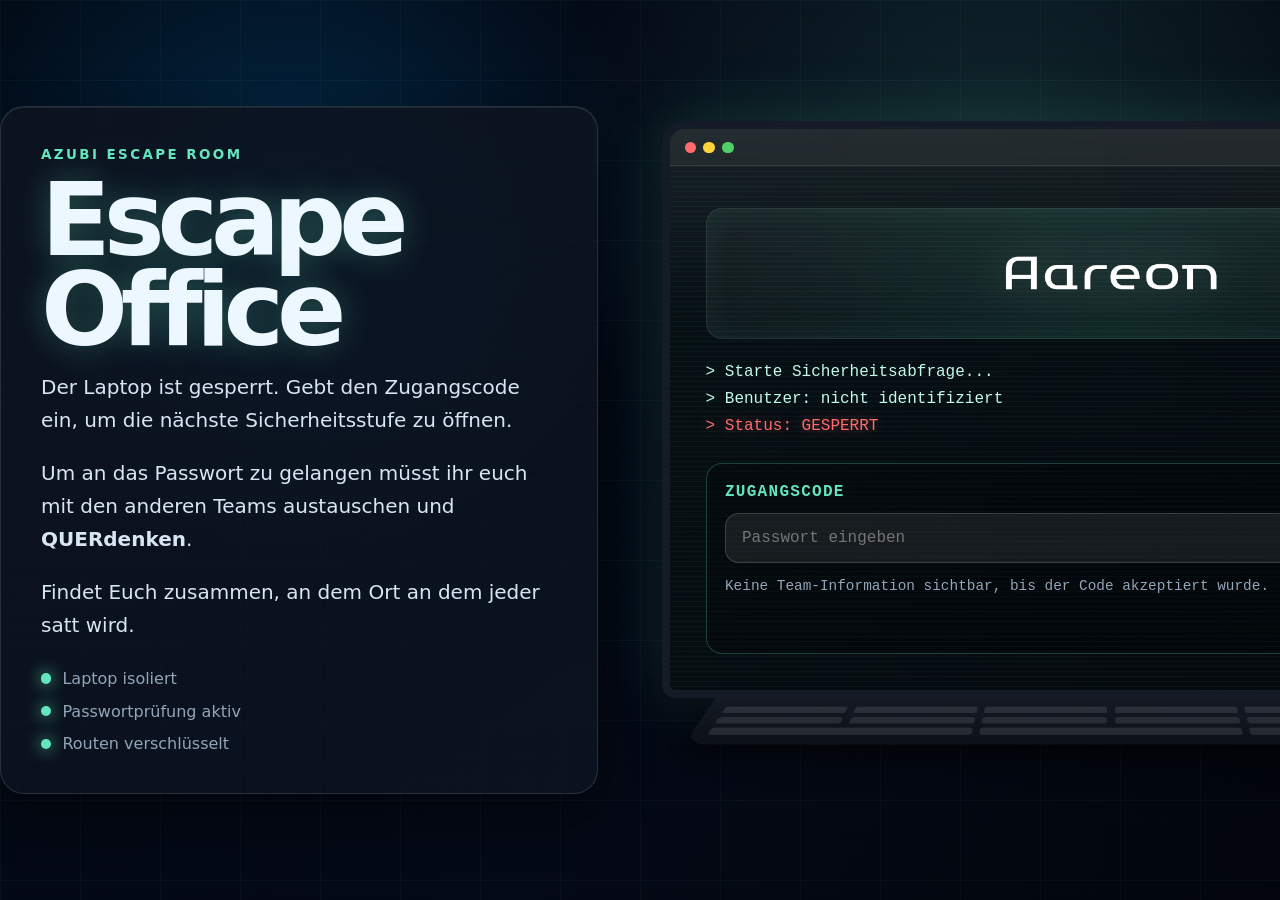
<file: index.html>
<!doctype html>
<html lang="de">
<head>
  <meta charset="utf-8">
  <meta name="viewport" content="width=device-width, initial-scale=1">
  <title>Escape Office | Sicherheitszugang</title>
  <meta name="description" content="Escape Office Startseite mit animiertem Sicherheitszugang.">
  <link rel="stylesheet" href="./styles.css">
</head>
<body class="landing-page">
  <div class="noise" aria-hidden="true"></div>
  <div class="scanline" aria-hidden="true"></div>

  <main class="hero-shell" aria-labelledby="page-title">
    <section class="briefing-card reveal-in">
      <p class="eyebrow">Azubi Escape Room</p>
      <h1 id="page-title">Escape Office</h1>
      <p class="briefing-text">
        Der Laptop ist gesperrt. Gebt den Zugangscode ein, um die nächste Sicherheitsstufe zu öffnen.
      </p>
      <p class="briefing-text">
        Um an das Passwort zu gelangen müsst ihr euch mit den anderen Teams austauschen und <strong>QUERdenken</strong>.
      </p>
      <p class="briefing-text">
        Findet Euch zusammen, an dem Ort an dem jeder satt wird.
      </p>
      <ul class="status-list" aria-label="Systemstatus">
        <li><span></span> Laptop isoliert</li>
        <li><span></span> Passwortprüfung aktiv</li>
        <li><span></span> Routen verschlüsselt</li>
      </ul>
    </section>

    <section class="laptop-stage reveal-in delayed" aria-label="Laptop entsperren">
      <div class="desk-glow" aria-hidden="true"></div>
      <div class="laptop">
        <div class="screen">
          <div class="screen-topbar">
            <span class="dot red"></span>
            <span class="dot amber"></span>
            <span class="dot green"></span>
            <span class="terminal-title">AAREON-OFFICE-LOCK</span>
          </div>

          <div class="terminal-panel" id="terminalPanel">
            <div class="terminal-brand" aria-label="Aareon">
              <img src="aareon_logo_white.png" alt="Aareon Logo">
            </div>
            <p class="terminal-line">&gt; Starte Sicherheitsabfrage...</p>
            <p class="terminal-line">&gt; Benutzer: nicht identifiziert</p>
            <p class="terminal-line flicker">&gt; Status: GESPERRT</p>

            <form class="password-form" id="passwordForm" autocomplete="off">
              <label for="passwordInput">Zugangscode</label>
              <div class="password-row">
                <input
                  id="passwordInput"
                  name="password"
                  type="password"
                  inputmode="text"
                  placeholder="Passwort eingeben"
                  aria-describedby="passwordFeedback passwordHint"
                  required
                >
                <button type="submit">Entsperren</button>
              </div>
              <p class="hint" id="passwordHint">Keine Team-Information sichtbar, bis der Code akzeptiert wurde.</p>
              <p class="unlock-team" id="unlockTeam" hidden></p>
              <p class="feedback" id="passwordFeedback" role="status" aria-live="polite"></p>
            </form>
          </div>
        </div>
        <div class="keyboard" aria-hidden="true">
          <span></span><span></span><span></span><span></span><span></span><span></span>
          <span></span><span></span><span></span><span></span><span></span><span></span>
          <span class="wide"></span><span class="wide"></span><span class="wide"></span>
        </div>
      </div>
    </section>
  </main>

  <div class="hack-overlay" id="teamHackOverlay" role="status" aria-live="assertive" aria-atomic="true" hidden>
    <div class="hack-card" aria-label="Team-Zugriff wird gehackt">
      <div class="hack-grid" aria-hidden="true"></div>
      <p class="hack-kicker">Remote intrusion detected</p>
      <div class="hack-skull" aria-hidden="true">☠</div>
      <h2 id="hackOverlayTitle">Teamroute wird geladen</h2>
      <p class="hack-team" id="hackOverlayTeam">Team wird identifiziert</p>
      <div class="hack-progress" aria-hidden="true">
        <span id="hackProgressFill"></span>
      </div>
      <p class="hack-message" id="hackOverlayMessage">Verschlüsselte Sicherheitsroute wird initialisiert...</p>
      <div class="hack-terminal" aria-hidden="true">
        <span>&gt; bypass_firewall.exe</span>
        <span>&gt; inject_team_route</span>
        <span>&gt; override_lockdown_access</span>
      </div>
    </div>
  </div>

  <script src="./script.js" defer></script>
</body>
</html>
</file>
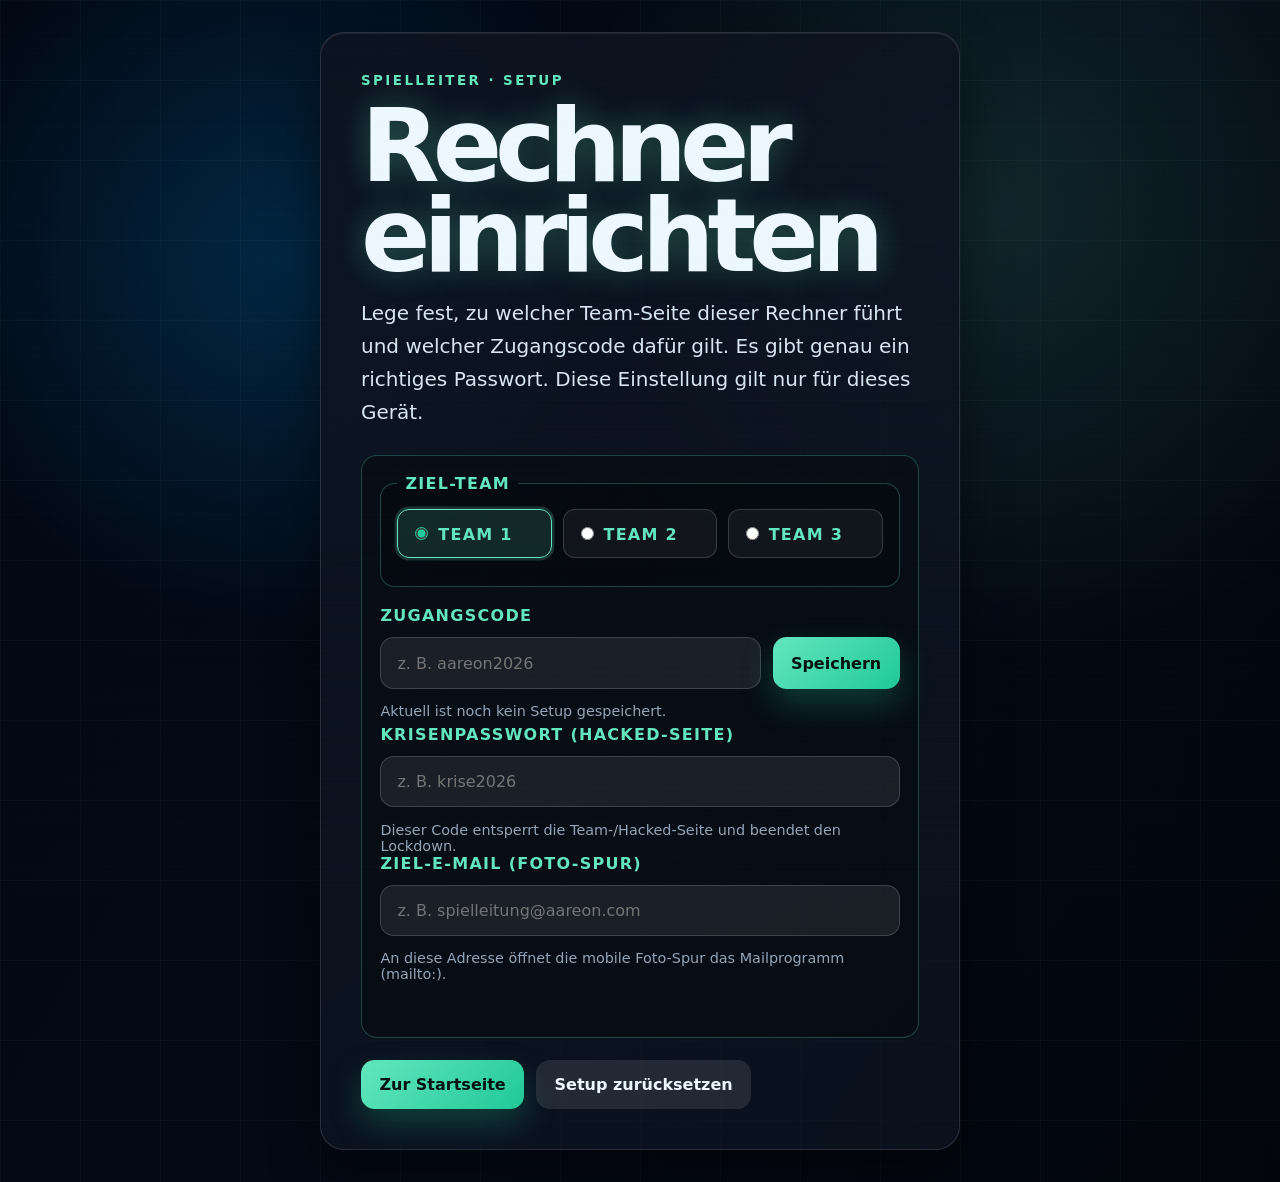
<file: setup.html>
<!doctype html>
<html lang="de">
<head>
  <meta charset="utf-8">
  <meta name="viewport" content="width=device-width, initial-scale=1">
  <title>Escape Office | Setup</title>
  <meta name="description" content="Setup-Konsole: Team-Ziel und Zugangscode für diesen Rechner festlegen.">
  <link rel="stylesheet" href="./styles.css">
</head>
<body class="landing-page setup-page">
  <div class="noise" aria-hidden="true"></div>
  <div class="scanline" aria-hidden="true"></div>

  <main class="setup-shell" aria-labelledby="setup-title">
    <section class="briefing-card setup-card reveal-in">
      <p class="eyebrow">Spielleiter · Setup</p>
      <h1 id="setup-title">Rechner einrichten</h1>
      <p class="briefing-text">
        Lege fest, zu welcher Team-Seite dieser Rechner führt und welcher Zugangscode dafür gilt.
        Es gibt genau ein richtiges Passwort. Diese Einstellung gilt nur für dieses Gerät.
      </p>

      <form class="password-form setup-form" id="setupForm" autocomplete="off">
        <fieldset class="setup-fieldset">
          <legend>Ziel-Team</legend>
          <div class="setup-team-options" id="setupTeamOptions">
            <label class="setup-team-option">
              <input type="radio" name="team" value="team1" checked>
              <span>Team 1</span>
            </label>
            <label class="setup-team-option">
              <input type="radio" name="team" value="team2">
              <span>Team 2</span>
            </label>
            <label class="setup-team-option">
              <input type="radio" name="team" value="team3">
              <span>Team 3</span>
            </label>
          </div>
        </fieldset>

        <label for="setupPassword">Zugangscode</label>
        <div class="password-row">
          <input
            id="setupPassword"
            name="setupPassword"
            type="text"
            inputmode="text"
            placeholder="z. B. aareon2026"
            required
          >
          <button type="submit">Speichern</button>
        </div>
        <p class="hint" id="setupHint">Aktuell ist noch kein Setup gespeichert.</p>

        <label for="setupFinalPassword">Krisenpasswort (Hacked-Seite)</label>
        <div class="password-row">
          <input
            id="setupFinalPassword"
            name="setupFinalPassword"
            type="text"
            inputmode="text"
            placeholder="z. B. krise2026"
            required
          >
        </div>
        <p class="hint">Dieser Code entsperrt die Team-/Hacked-Seite und beendet den Lockdown.</p>

        <label for="setupEmail">Ziel-E-Mail (Foto-Spur)</label>
        <div class="password-row">
          <input
            id="setupEmail"
            name="setupEmail"
            type="email"
            inputmode="email"
            autocomplete="email"
            placeholder="z. B. spielleitung@aareon.com"
          >
        </div>
        <p class="hint">An diese Adresse öffnet die mobile Foto-Spur das Mailprogramm (mailto:).</p>
        <p class="feedback" id="setupFeedback" role="status" aria-live="polite"></p>
      </form>

      <div class="setup-actions">
        <a class="cta-button" href="./index.html">Zur Startseite</a>
        <button type="button" class="back-link" id="setupReset">Setup zurücksetzen</button>
      </div>
    </section>
  </main>

  <script src="./script.js" defer></script>
</body>
</html>
</file>
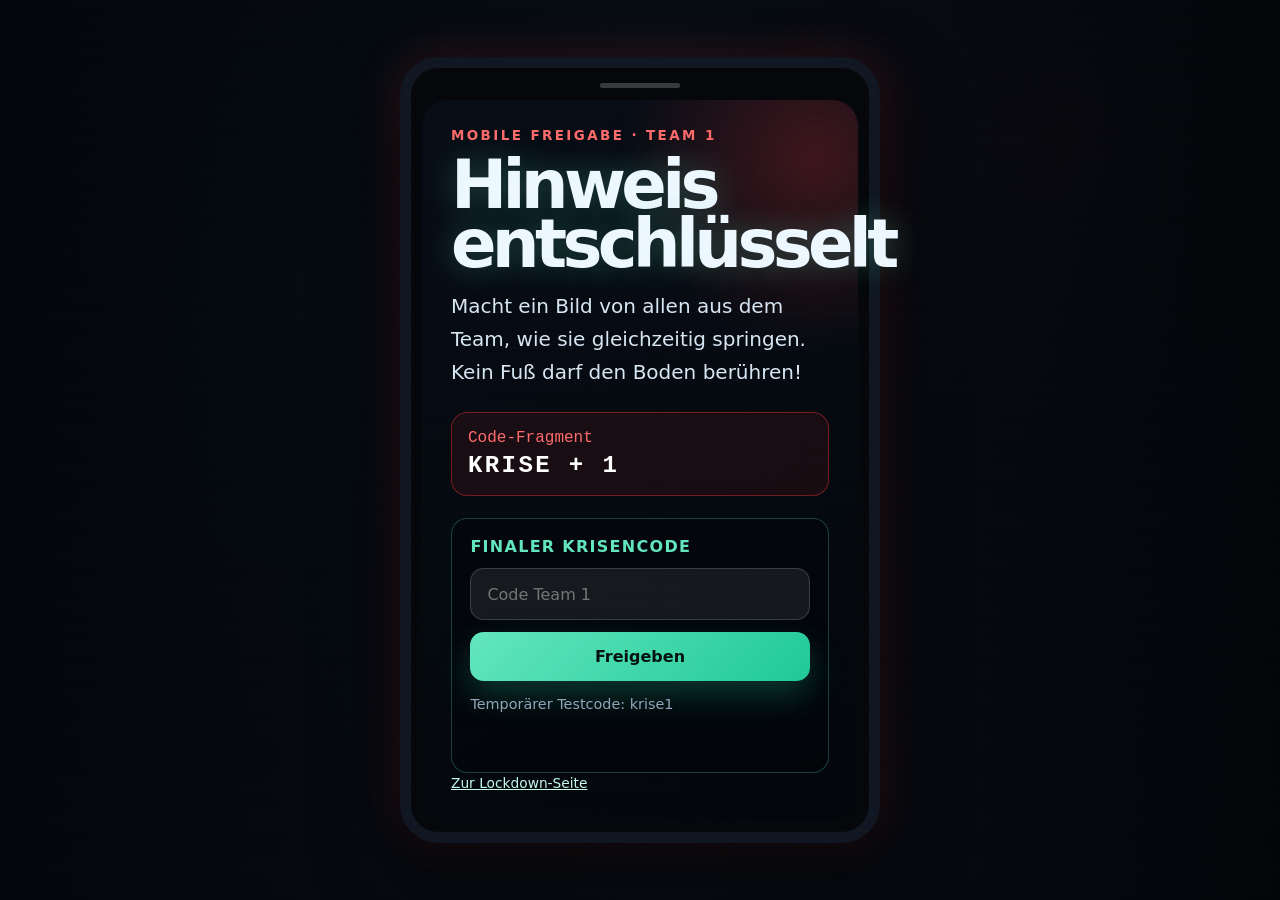
<file: pages/phone-team-1.html>
<!doctype html>
<html lang="de">
<head>
  <meta charset="utf-8">
  <meta name="viewport" content="width=device-width, initial-scale=1">
  <title>Escape Office | Team 1 Mobile Spur</title>
  <meta name="description" content="Mobile Team-1-Spur für den Escape Office Lockdown.">
  <link rel="stylesheet" href="../styles.css">
</head>
<body class="phone-page team-one">
  <div class="noise" aria-hidden="true"></div>
  <div class="scanline" aria-hidden="true"></div>

  <main class="phone-shell reveal-in" aria-labelledby="phone-title">
    <section class="phone-device">
      <div class="phone-top" aria-hidden="true"></div>
      <div class="phone-screen">
        <p class="eyebrow danger-text">Mobile Freigabe · Team 1</p>
        <h1 id="phone-title">Hinweis entschlüsselt</h1>
        <p class="lead">Macht ein Bild von allen aus dem Team, wie sie gleichzeitig springen. Kein Fuß darf den Boden berühren!</p>
        <div class="phone-clue">
          <span>Code-Fragment</span>
          <strong>KRISE + 1</strong>
        </div>
        <form class="password-form final-password-form" data-final-password-form data-team="team1" autocomplete="off">
          <label for="phoneFinalPasswordTeam1">Finaler Krisencode</label>
          <div class="password-row">
            <input id="phoneFinalPasswordTeam1" name="finalPassword" type="password" placeholder="Code Team 1" required>
            <button type="submit">Freigeben</button>
          </div>
          <p class="hint">Temporärer Testcode: krise1</p>
          <p class="feedback" role="status" aria-live="polite"></p>
        </form>
        <a class="fallback-link" href="team-1.html">Zur Lockdown-Seite</a>
      </div>
    </section>
  </main>

  <script src="../script.js" defer></script>
</body>
</html>
</file>
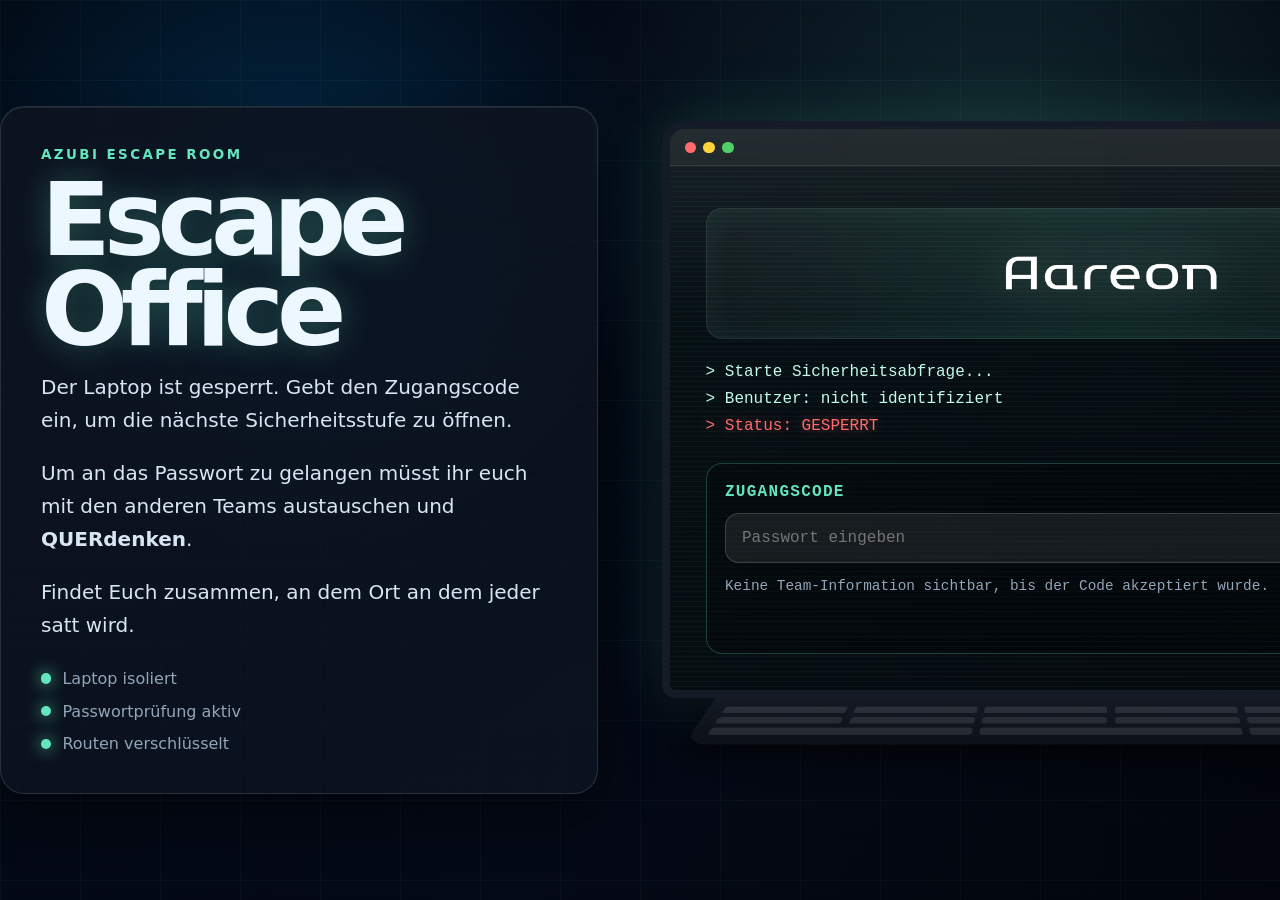
<file: pages/phone.html>
<!doctype html>
<html lang="de">
<head>
  <meta charset="utf-8">
  <meta name="viewport" content="width=device-width, initial-scale=1">
  <title>Escape Office | Mobile Spur</title>
  <meta name="description" content="Mobile Team-Spur für den Escape Office Lockdown.">
  <link rel="stylesheet" href="../styles.css">
</head>
<body class="phone-page breached-page">
  <div class="noise" aria-hidden="true"></div>
  <div class="scanline" aria-hidden="true"></div>
  <div class="glitch-overlay" aria-hidden="true"></div>

  <main class="phone-shell breach-shell reveal-in" data-phone-page aria-labelledby="phone-title">
    <section class="phone-device breach-hero">
      <div class="breach-marquee" aria-hidden="true">
        <span>// SYSTEM KOMPROMITTIERT // MOBILE SPUR AKTIV // FOLGE DEN ANWEISUNGEN //&nbsp;&nbsp;// SYSTEM KOMPROMITTIERT // MOBILE SPUR AKTIV //</span>
      </div>
      <div class="phone-top" aria-hidden="true"></div>
      <div class="phone-screen breach-screen">
        <p class="eyebrow danger-text breach-eyebrow" data-phone-eyebrow>Mobile Freigabe</p>
        <h1 id="phone-title" class="breach-title">Breach-Spur</h1>

        <!-- STEP 1: Lageplan -->
        <section class="breach-step" data-phone-step="lageplan" data-step-active>
          <p class="lead breach-lead">Öffnet den Lageplan und navigiert als <strong data-team-name>Team</strong> zum markierten Zielpunkt.</p>
          <figure class="breach-map">
            <img data-lageplan-image src="" alt="Lageplan des Teams" loading="lazy">
          </figure>
          <button type="button" class="cta-button breach-action" data-phone-next="task">Am Zielpunkt angekommen</button>
        </section>

        <!-- STEP 2: Aufgabe / Kamera -->
        <section class="breach-step" data-phone-step="task" hidden>
          <div class="phone-clue breach-clue">
            <span>Aufgabe</span>
            <strong data-team-task>Aufgabe wird geladen...</strong>
          </div>
          <label class="breach-capture" for="phoneCapture">
            <span class="breach-capture-label">📸 Beweisfoto aufnehmen</span>
            <input id="phoneCapture" data-phone-capture type="file" accept="image/*" capture="environment" hidden>
          </label>
          <figure class="breach-preview" data-phone-preview hidden>
            <img data-phone-preview-image src="" alt="Aufgenommenes Beweisfoto">
            <figcaption class="hint" data-phone-download-note></figcaption>
          </figure>
          <a class="cta-button breach-action" data-phone-download hidden download>Foto speichern / teilen</a>
          <button type="button" class="cta-button breach-action" data-phone-next="mail" hidden data-phone-next-mail>Weiter zur Mail-Übergabe</button>
        </section>

        <!-- STEP 3: Mail-Übergabe -->
        <section class="breach-step" data-phone-step="mail" hidden>
          <p class="lead breach-lead">Fast geschafft. Sendet das gespeicherte Foto per Mail an die Spielleitung.</p>
          <div class="phone-clue breach-clue">
            <span>Wichtig</span>
            <strong>Hängt das eben gespeicherte Foto in der Mail als Anhang an, bevor ihr sendet.</strong>
          </div>
          <a class="cta-button breach-action" data-phone-mailto href="#">Mailprogramm öffnen</a>
          <p class="hint" data-phone-mail-hint></p>
          <button type="button" class="back-link breach-back" data-phone-prev="task">Zurück zum Foto</button>
        </section>
      </div>
    </section>
  </main>

  <script src="../script.js" defer></script>
</body>
</html>
</file>
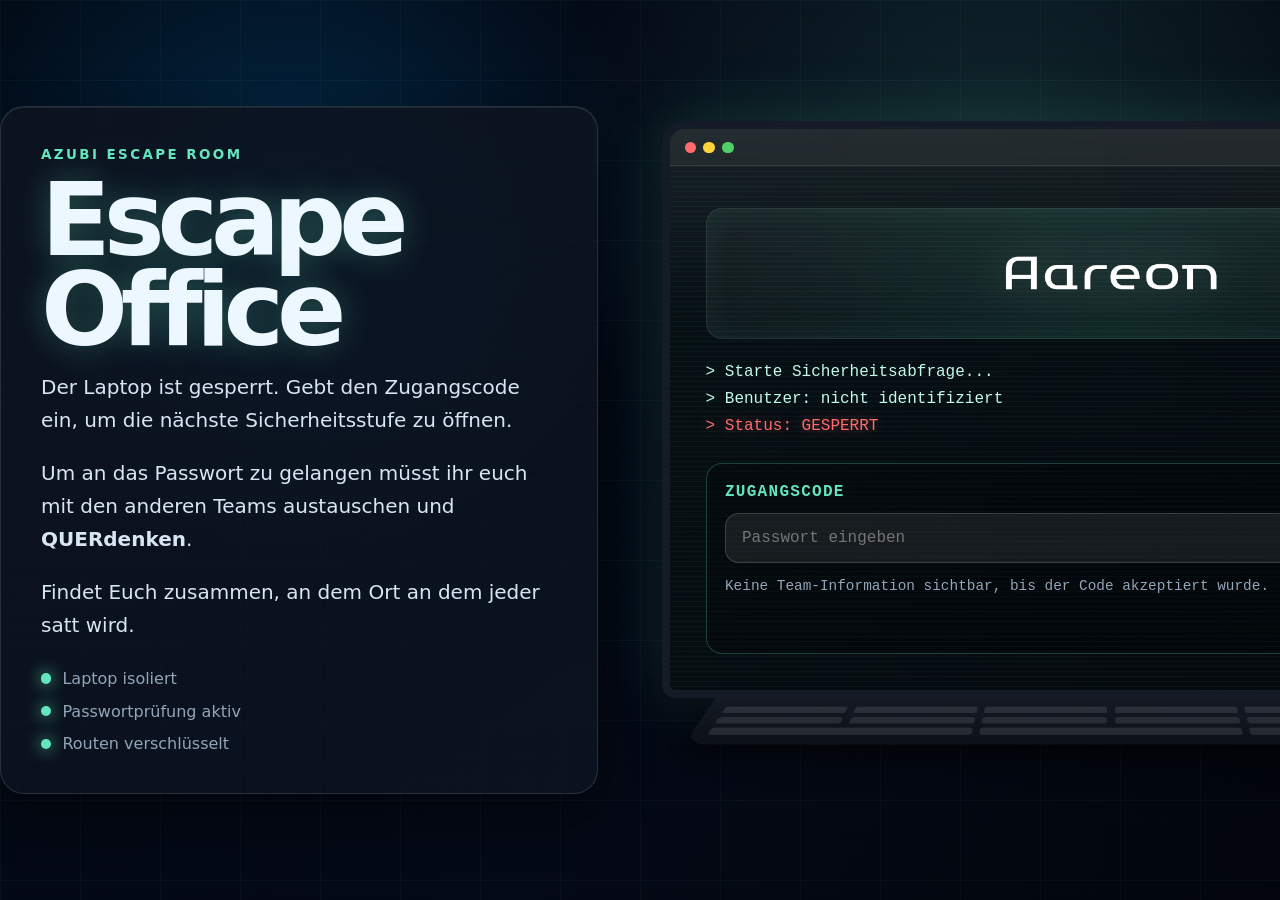
<file: pages/team.html>
<!doctype html>
<html lang="de">
<head>
  <meta charset="utf-8">
  <meta name="viewport" content="width=device-width, initial-scale=1">
  <title>Escape Office | Team Lockdown</title>
  <meta name="description" content="Lockdown-Dashboard mit animiertem QR-Code und finalem Krisencode.">
  <link rel="stylesheet" href="../styles.css">
</head>
<body class="lockdown-page breached-page">
  <div class="noise" aria-hidden="true"></div>
  <div class="scanline" aria-hidden="true"></div>
  <div class="glitch-overlay" aria-hidden="true"></div>
  <div class="alarm-glow" aria-hidden="true"></div>

  <main class="lockdown-shell breach-shell reveal-in" data-team-page aria-labelledby="lockdown-title">
    <section class="lockdown-hero breach-hero">
      <div class="breach-marquee" aria-hidden="true">
        <span>⚠ SYSTEM BREACHED ⚠ ALL FILES ENCRYPTED ⚠ SYSTEM BREACHED ⚠ ALL FILES ENCRYPTED ⚠ SYSTEM BREACHED ⚠ ALL FILES ENCRYPTED ⚠&nbsp;</span>
      </div>
      <div class="lockdown-topline" aria-hidden="true">
        <span class="lockdown-led"></span>
        <span>root@aareon-hq:~# ./breach --lock</span>
      </div>
      <p class="eyebrow danger-text">// Zugriff kompromittiert</p>
      <h1 id="lockdown-title" class="breach-title" data-glitch="YOU'VE BEEN HACKED">YOU'VE BEEN HACKED</h1>
      <p class="lead" data-team-lead>Team wurde identifiziert. Der Zugriff bleibt gesperrt, bis der mobile Hinweis gescannt und der finale Krisencode eingegeben wurde.</p>

      <pre class="breach-console" aria-hidden="true"><span class="line">&gt; injecting payload........ <b class="ok">done</b></span><span class="line">&gt; bypassing firewall....... <b class="ok">done</b></span><span class="line">&gt; encrypting file system... <b class="bad">67%</b></span><span class="line blink">&gt; ransom protocol active_</span></pre>

      <div class="lockdown-status breach-status" role="status">
        <div class="breach-status-head" aria-hidden="true">breach_report.log</div>
        <div class="lockdown-status-row">
          <span class="lockdown-status-key">access</span>
          <span class="lockdown-status-value danger-text">COMPROMISED</span>
        </div>
        <div class="lockdown-status-row">
          <span class="lockdown-status-key">target</span>
          <span class="lockdown-status-value" data-team-name>Team</span>
        </div>
        <div class="lockdown-status-row">
          <span class="lockdown-status-key">decrypt_key</span>
          <span class="lockdown-status-value">REQUIRED</span>
        </div>
      </div>
    </section>

    <section class="mission-card lockdown-panel breach-panel qr-panel delayed reveal-in" aria-labelledby="qr-title">
      <div class="panel-header">
        <span class="team-badge danger-badge" data-team-name>Team</span>
        <span class="panel-status">&gt;_ uplink: active</span>
      </div>
      <h2 id="qr-title">Mobile Spur scannen</h2>
      <p data-team-qr-intro>Der QR-Code führt zu eurer Team-Unterseite. Öffnet sie mit dem Smartphone und nutzt die Hinweise für den finalen Code.</p>

      <div class="qr-vault" role="img" aria-label="Animierter QR-Code">
        <canvas data-qr-code data-qr-path="./phone.html" width="420" height="420"></canvas>
        <span class="qr-corner top-left" aria-hidden="true"></span>
        <span class="qr-corner top-right" aria-hidden="true"></span>
        <span class="qr-corner bottom-left" aria-hidden="true"></span>
        <span class="qr-corner bottom-right" aria-hidden="true"></span>
      </div>
    </section>

    <section class="mission-card lockdown-panel breach-panel final-panel delayed-more reveal-in" aria-labelledby="final-title">
      <p class="eyebrow danger-text">// Entschlüsselung</p>
      <h2 id="final-title">Decrypt-Key eingeben</h2>
      <p data-team-final-intro>Wenn ihr den Team-Code gelöst habt, gebt ihn hier ein und beendet den Lockdown.</p>
      <form class="password-form final-password-form breach-form" data-final-password-form data-team="team1" autocomplete="off">
        <label for="finalPassword">&gt;_ decrypt_key</label>
        <div class="password-row">
          <input id="finalPassword" name="finalPassword" type="password" placeholder="Code Team" required>
          <button type="submit">Entsperren</button>
        </div>
        <p class="feedback" role="status" aria-live="polite"></p>
      </form>
    </section>
  </main>

  <script src="../script.js" defer></script>
</body>
</html>
</file>
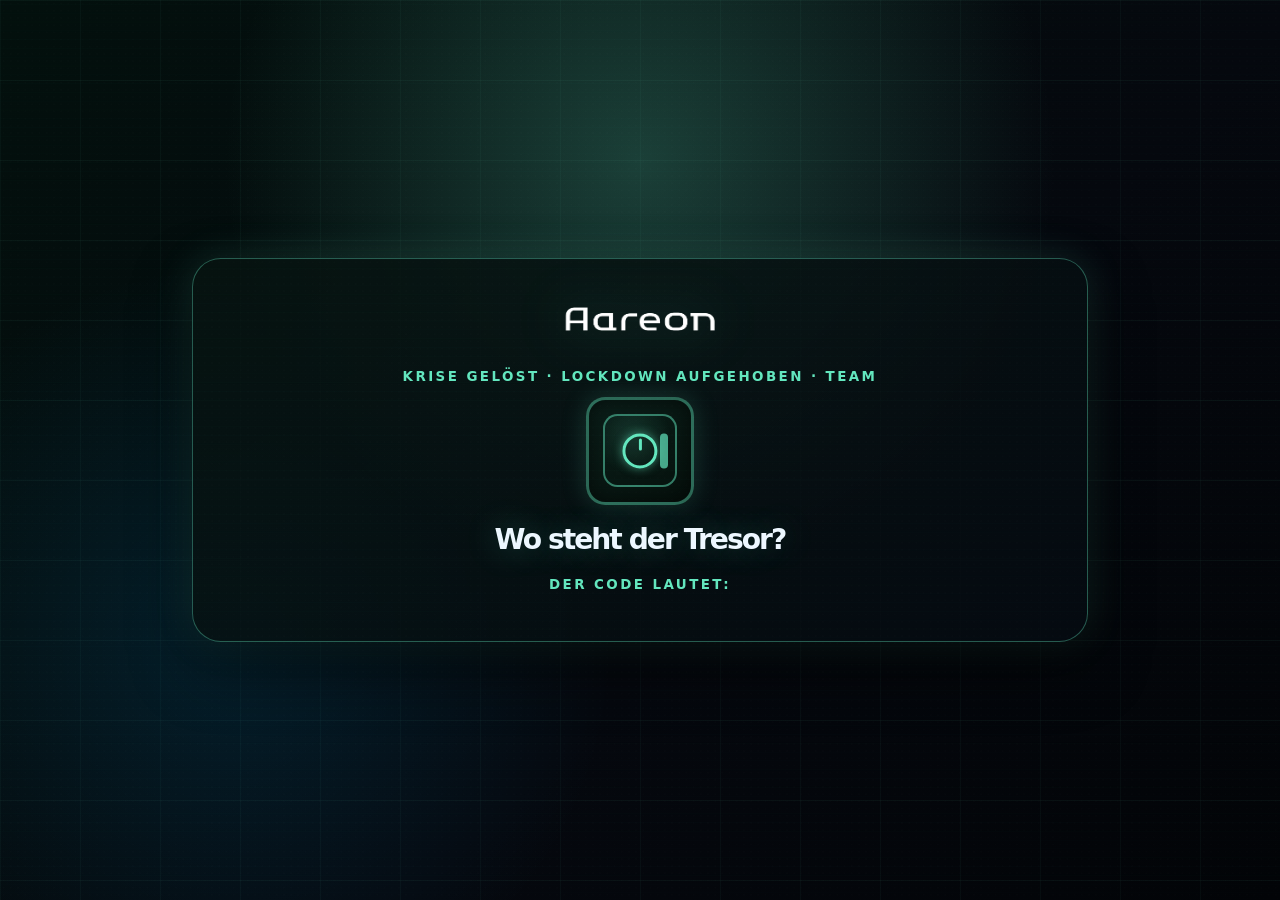
<file: pages/victory.html>
<!doctype html>
<html lang="de">
<head>
  <meta charset="utf-8">
  <meta name="viewport" content="width=device-width, initial-scale=1">
  <title>Escape Office | Krise gelöst</title>
  <meta name="description" content="Victory-Screen für den gelösten Escape Office Lockdown.">
  <link rel="stylesheet" href="../styles.css">
</head>
<body class="victory-page">
  <div class="noise" aria-hidden="true"></div>
  <div class="scanline" aria-hidden="true"></div>

  <main class="victory-shell reveal-in" aria-labelledby="victory-title">
    <section class="victory-card safe-card" data-safe-puzzle>
      <img class="victory-logo" src="../aareon_logo_white.png" alt="Aareon Logo">
      <p class="eyebrow">Krise gelöst · Lockdown aufgehoben · <span data-team-name>Team</span></p>

      <div class="safe-vault" aria-hidden="true">
        <div class="safe-door">
          <span class="safe-dial"></span>
          <span class="safe-handle"></span>
        </div>
      </div>

      <h1 id="victory-title" class="safe-question" data-safe-question>Wo steht der Tresor?</h1>

      <p class="eyebrow safe-code-label">Der Code lautet:</p>
      <div class="safe-code resolution-grid" data-safe-code aria-label="Tresor-Code"></div>
    </section>
  </main>

  <script src="../script.js" defer></script>
</body>
</html>
</file>
<file: styles.css>
:root {
  --bg: #080b10;
  --panel: rgba(11, 18, 29, 0.82);
  --panel-strong: rgba(10, 14, 22, 0.94);
  --text: #edf7ff;
  --muted: #93a5b8;
  --accent: #63e6be;
  --accent-strong: #20c997;
  --warning: #ffd43b;
  --danger: #ff6b6b;
  --shadow: rgba(0, 0, 0, 0.45);
  --line: rgba(255, 255, 255, 0.12);
  font-family: Inter, ui-sans-serif, system-ui, -apple-system, BlinkMacSystemFont, "Segoe UI", sans-serif;
}

* {
  box-sizing: border-box;
}

html {
  height: 100%;
  background: var(--bg);
}

html.is-navigating {
  cursor: progress;
}

body {
  min-height: 100vh;
  min-height: 100dvh;
  margin: 0;
  color: var(--text);
  background:
    radial-gradient(circle at 18% 18%, rgba(99, 230, 190, 0.18), transparent 24rem),
    radial-gradient(circle at 88% 20%, rgba(88, 166, 255, 0.11), transparent 27rem),
    linear-gradient(rgba(99, 230, 190, 0.045) 1px, transparent 1px),
    linear-gradient(90deg, rgba(99, 230, 190, 0.035) 1px, transparent 1px),
    linear-gradient(135deg, #050811 0%, #08111b 46%, #03060b 100%);
  background-size: auto, auto, 5rem 5rem, 5rem 5rem, auto;
  overflow: hidden;
}

body::before {
  content: "";
  position: fixed;
  inset: 0;
  pointer-events: none;
  background:
    linear-gradient(90deg, rgba(0, 0, 0, 0.58), transparent 44%, rgba(0, 0, 0, 0.5)),
    repeating-linear-gradient(115deg, transparent 0 5.8rem, rgba(99, 230, 190, 0.035) 5.85rem 5.95rem, transparent 6rem 10rem);
  z-index: -1;
}

button,
input {
  font: inherit;
}

button {
  border: 0;
  cursor: pointer;
}

a {
  color: inherit;
}

.noise,
.scanline {
  position: fixed;
  inset: 0;
  pointer-events: none;
  z-index: 10;
}

.noise {
  opacity: 0.035;
  background-image:
    radial-gradient(circle, rgba(255, 255, 255, 0.35) 1px, transparent 1px);
  background-size: 0.45rem 0.45rem;
}

.scanline {
  opacity: 0.12;
  background: linear-gradient(to bottom, transparent, transparent 49%, rgba(99, 230, 190, 0.12) 50%, transparent 51%, transparent);
  background-size: 100% 0.55rem;
}

.hero-shell {
  width: 1560px;
  height: 100vh;
  margin: 0 auto;
  display: grid;
  grid-template-columns: minmax(17rem, 0.9fr) minmax(20rem, 1.35fr);
  align-items: center;
  gap: 4rem;
  padding: 3rem 0;
}

.briefing-card,
.mission-card {
  border: 1px solid var(--line);
  border-radius: 1.5rem;
  background: linear-gradient(145deg, rgba(13, 19, 31, 0.92), rgba(13, 21, 34, 0.76));
  box-shadow: 0 1.4rem 3.2rem var(--shadow), inset 0 1px rgba(255, 255, 255, 0.08);
}

.briefing-card {
  padding: clamp(1.5rem, 4vw, 2.5rem);
}

.eyebrow {
  margin: 0 0 0.8rem;
  color: var(--accent);
  font-size: 0.84rem;
  font-weight: 800;
  letter-spacing: 0.18em;
  text-transform: uppercase;
}

h1,
h2,
h3,
p {
  margin-top: 0;
}

h1 {
  margin-bottom: 1rem;
  font-size: clamp(3rem, 8vw, 6.6rem);
  line-height: 0.88;
  letter-spacing: -0.07em;
  text-shadow: 0 0 2rem rgba(99, 230, 190, 0.3);
}

h2 {
  margin-bottom: 1rem;
  font-size: clamp(2.1rem, 5vw, 4.4rem);
  line-height: 0.95;
  letter-spacing: -0.05em;
}

.briefing-text,
.lead {
  color: #d8e6f3;
  font-size: clamp(1rem, 2vw, 1.25rem);
  line-height: 1.65;
}

.status-list {
  display: grid;
  gap: 0.85rem;
  padding: 0;
  margin: 1.7rem 0 0;
  list-style: none;
  color: var(--muted);
}

.status-list li {
  display: flex;
  align-items: center;
  gap: 0.7rem;
}

.status-list span {
  width: 0.64rem;
  height: 0.64rem;
  border-radius: 999px;
  background: var(--accent);
  box-shadow: 0 0 1rem var(--accent);
}

.laptop-stage {
  position: relative;
  min-width: 0;
}

.desk-glow {
  position: absolute;
  inset: 18% 5% auto;
  height: 45%;
  border-radius: 999px;
  background: radial-gradient(ellipse, rgba(99, 230, 190, 0.2), transparent 68%);
}

.laptop {
  position: relative;
  transform-style: preserve-3d;
}

.screen {
  min-height: 29rem;
  border: 0.55rem solid #151b26;
  border-radius: 1.4rem 1.4rem 0.8rem 0.8rem;
  background:
    linear-gradient(180deg, rgba(255, 255, 255, 0.07), transparent 12rem),
    linear-gradient(135deg, rgba(7, 17, 21, 0.96), rgba(5, 8, 14, 0.98));
  box-shadow: 0 1.4rem 3rem rgba(0, 0, 0, 0.45), 0 0 4rem rgba(99, 230, 190, 0.18);
  overflow: hidden;
}

.screen-topbar {
  display: flex;
  align-items: center;
  gap: 0.45rem;
  min-height: 2.3rem;
  padding: 0 0.9rem;
  border-bottom: 1px solid rgba(255, 255, 255, 0.1);
  background: rgba(255, 255, 255, 0.05);
}

.dot {
  width: 0.72rem;
  height: 0.72rem;
  border-radius: 999px;
}

.red { background: #ff6b6b; }
.amber { background: #ffd43b; }
.green { background: #51cf66; }

.terminal-title {
  margin-left: auto;
  color: var(--muted);
  font-family: "Courier New", monospace;
  font-size: 0.78rem;
  letter-spacing: 0.12em;
}

.terminal-panel {
  position: relative;
  padding: clamp(1.25rem, 3.5vw, 2.2rem);
  font-family: "Courier New", ui-monospace, monospace;
}

.terminal-panel::before {
  content: "";
  position: absolute;
  inset: 0;
  background: repeating-linear-gradient(to bottom, rgba(99, 230, 190, 0.045), rgba(99, 230, 190, 0.045) 1px, transparent 1px, transparent 5px);
  pointer-events: none;
}

.terminal-line {
  position: relative;
  margin-bottom: 0.55rem;
  color: #c3fae8;
}

.flicker {
  color: var(--danger);
  text-shadow: 0 0 0.8rem rgba(255, 107, 107, 0.45);
}

.password-form {
  position: relative;
  margin-top: 1.8rem;
  padding: 1.15rem;
  border: 1px solid rgba(99, 230, 190, 0.26);
  border-radius: 1rem;
  background: rgba(0, 0, 0, 0.28);
}

.password-form label {
  display: block;
  margin-bottom: 0.75rem;
  color: var(--accent);
  font-weight: 800;
  letter-spacing: 0.08em;
  text-transform: uppercase;
}

.password-row {
  display: flex;
  flex-wrap: wrap;
  gap: 0.75rem;
  min-width: 0;
}

.password-row input {
  flex: 1 1 13rem;
  width: 100%;
  min-width: 0;
  border: 1px solid rgba(255, 255, 255, 0.16);
  border-radius: 0.85rem;
  outline: none;
  padding: 0.95rem 1rem;
  color: var(--text);
  background: rgba(255, 255, 255, 0.08);
  transition: border-color 160ms ease, box-shadow 160ms ease, transform 160ms ease;
}

.password-row input:focus {
  border-color: var(--accent);
  box-shadow: 0 0 0 0.2rem rgba(99, 230, 190, 0.16), 0 0 2rem rgba(99, 230, 190, 0.2);
}

.password-row button,
.cta-button,
.back-link {
  display: inline-flex;
  flex: 0 0 auto;
  align-items: center;
  justify-content: center;
  gap: 0.45rem;
  border-radius: 0.85rem;
  padding: 0.95rem 1.15rem;
  color: #04130f;
  font-weight: 900;
  text-decoration: none;
  background: linear-gradient(135deg, var(--accent), var(--accent-strong));
  box-shadow: 0 0.9rem 2rem rgba(32, 201, 151, 0.25);
  transition: transform 160ms ease, filter 160ms ease;
  white-space: nowrap;
}

.password-row button:hover,
.cta-button:hover,
.back-link:hover {
  transform: translateY(-2px);
  filter: brightness(1.07);
}

.hint,
.feedback {
  min-height: 1.35rem;
  margin: 0.9rem 0 0;
  color: var(--muted);
  font-size: 0.9rem;
}

.feedback.success {
  color: var(--accent);
}

.feedback.error {
  color: var(--danger);
}

.is-shaking {
  animation: shake 360ms ease-in-out;
}

.is-unlocking .screen {
  animation: unlock-flash 900ms ease-in-out forwards;
}

.keyboard {
  display: grid;
  grid-template-columns: repeat(6, 1fr);
  gap: 0.45rem;
  width: 88%;
  margin: 0 auto;
  padding: 1rem;
  border-radius: 0 0 1.4rem 1.4rem;
  background: linear-gradient(180deg, #141923, #0c1018);
  box-shadow: 0 1.4rem 2.3rem rgba(0, 0, 0, 0.5);
  transform: perspective(900px) rotateX(58deg);
  transform-origin: top center;
}

.keyboard span {
  height: 0.72rem;
  border-radius: 0.2rem;
  background: rgba(255, 255, 255, 0.1);
}

.keyboard .wide {
  grid-column: span 2;
}

.scene-photo {
  width: 100%;
  height: 10rem;
  object-fit: cover;
  border: 1px solid var(--line);
  border-radius: 1rem;
  box-shadow: 0 1rem 2rem var(--shadow);
  filter: saturate(0.85) contrast(1.05);
}

.mission-page {
  display: flex;
  align-items: center;
  justify-content: center;
  padding: 2rem 1rem;
}

.mission-shell {
  width: min(1080px, 100%);
  display: grid;
  grid-template-columns: 0.9fr 1.1fr;
  gap: clamp(1rem, 4vw, 2.5rem);
  align-items: stretch;
}

.mission-card {
  padding: 1.7rem;
}

.team-badge {
  display: inline-flex;
  align-items: center;
  border: 1px solid rgba(99, 230, 190, 0.35);
  border-radius: 999px;
  padding: 0.45rem 0.75rem;
  color: var(--accent);
  background: rgba(99, 230, 190, 0.1);
  font-weight: 900;
}

.floorplan {
  border: 1px solid var(--line);
  border-radius: 1rem;
  padding: 1rem;
  background: rgba(255, 255, 255, 0.055);
}

.floor-grid {
  display: grid;
  grid-template-columns: 1fr 0.8fr 1.1fr;
  grid-template-rows: 5rem 4rem 5rem;
  gap: 0.45rem;
  margin-top: 1rem;
}

.floor-grid span {
  display: grid;
  place-items: center;
  border: 1px solid rgba(99, 230, 190, 0.22);
  border-radius: 0.55rem;
  color: #c3fae8;
  background: rgba(99, 230, 190, 0.06);
  font-size: 0.8rem;
  text-align: center;
}

.floor-grid .wide-room {
  grid-column: span 2;
}

.floor-grid .accent-room {
  border-color: rgba(255, 212, 59, 0.45);
  color: var(--warning);
  background: rgba(255, 212, 59, 0.08);
  box-shadow: inset 0 0 1.3rem rgba(255, 212, 59, 0.08);
}

.mission-actions {
  display: flex;
  flex-wrap: wrap;
  gap: 0.75rem;
  margin-top: 1.25rem;
}

.back-link {
  color: var(--text);
  background: rgba(255, 255, 255, 0.1);
  box-shadow: none;
}

.instruction-box {
  max-height: 0;
  overflow: hidden;
  opacity: 0;
  transform: translateY(-0.5rem);
  transition: max-height 400ms ease, opacity 260ms ease, transform 260ms ease;
}

.instruction-box.is-visible {
  max-height: 20rem;
  opacity: 1;
  transform: translateY(0);
}

.instruction-box article {
  margin-top: 1rem;
  border-left: 4px solid var(--accent);
  border-radius: 0.7rem;
  padding: 1rem;
  background: rgba(99, 230, 190, 0.08);
}

.reveal-in {
  opacity: 0;
  transform: translateY(1.3rem);
  animation: reveal-in 720ms cubic-bezier(0.16, 1, 0.3, 1) forwards;
}

.page-transition-curtain {
  position: fixed;
  inset: 0;
  z-index: 60;
  display: grid;
  place-items: center;
  pointer-events: none;
  opacity: 1;
  transform: translateY(0);
  background:
    radial-gradient(circle at 50% 46%, rgba(99, 230, 190, 0.18), transparent 18rem),
    repeating-linear-gradient(90deg, rgba(99, 230, 190, 0.12) 0 1px, transparent 1px 5rem),
    linear-gradient(135deg, rgba(3, 6, 10, 0.98), rgba(8, 15, 24, 0.98));
  transition: transform 520ms cubic-bezier(0.76, 0, 0.24, 1), opacity 420ms ease;
}

.page-transition-curtain::before {
  content: "SYSTEMTRANSFER";
  border: 1px solid rgba(99, 230, 190, 0.34);
  border-radius: 999px;
  padding: 0.7rem 1.05rem;
  color: var(--accent);
  background: rgba(0, 0, 0, 0.28);
  box-shadow: 0 0 2rem rgba(99, 230, 190, 0.18);
  font-family: "Courier New", ui-monospace, monospace;
  font-size: 0.78rem;
  font-weight: 900;
  letter-spacing: 0.22em;
}

body.is-page-ready .page-transition-curtain {
  opacity: 0;
  transform: translateY(-100%);
}

body.is-page-exiting .page-transition-curtain {
  opacity: 1;
  transform: translateY(0);
  pointer-events: auto;
}

.hack-overlay[hidden] {
  display: none;
}

.hack-overlay {
  position: fixed;
  inset: 0;
  z-index: 55;
  display: grid;
  place-items: center;
  padding: 1rem;
  opacity: 0;
  pointer-events: none;
  background:
    radial-gradient(circle at 50% 42%, rgba(255, 59, 59, 0.22), transparent 21rem),
    radial-gradient(circle at 20% 20%, rgba(99, 230, 190, 0.14), transparent 22rem),
    repeating-linear-gradient(0deg, rgba(255, 255, 255, 0.045) 0 1px, transparent 1px 0.42rem),
    rgba(1, 3, 7, 0.9);
  backdrop-filter: blur(0.45rem) saturate(1.25);
  transition: opacity 280ms ease;
}

.hack-overlay.is-visible {
  opacity: 1;
  pointer-events: auto;
}

.hack-card {
  position: relative;
  width: min(48rem, 100%);
  overflow: hidden;
  border: 1px solid rgba(255, 59, 59, 0.4);
  border-radius: 1.6rem;
  padding: clamp(1.5rem, 5vw, 3rem);
  text-align: center;
  background:
    linear-gradient(145deg, rgba(7, 9, 14, 0.96), rgba(16, 8, 11, 0.92)),
    radial-gradient(circle at center, rgba(255, 59, 59, 0.18), transparent 25rem);
  box-shadow: 0 2rem 5rem rgba(0, 0, 0, 0.68), 0 0 4rem rgba(255, 59, 59, 0.16), inset 0 0 3rem rgba(255, 255, 255, 0.04);
}

.hack-card::before,
.hack-card::after {
  content: "";
  position: absolute;
  inset: 0;
  pointer-events: none;
}

.hack-card::before {
  background: linear-gradient(90deg, transparent, rgba(99, 230, 190, 0.12), transparent);
  opacity: 0.7;
  transform: translateX(-120%);
  animation: hack-sweep 1.45s ease-in-out infinite;
}

.hack-card::after {
  background: repeating-linear-gradient(to bottom, transparent 0 0.45rem, rgba(255, 59, 59, 0.08) 0.48rem 0.5rem);
  mix-blend-mode: screen;
}

.hack-grid {
  position: absolute;
  inset: -2rem;
  opacity: 0.22;
  background:
    linear-gradient(rgba(255, 59, 59, 0.18) 1px, transparent 1px),
    linear-gradient(90deg, rgba(99, 230, 190, 0.12) 1px, transparent 1px);
  background-size: 2.3rem 2.3rem;
  transform: perspective(600px) rotateX(58deg) translateY(2rem);
  transform-origin: center bottom;
}

.hack-kicker,
.hack-team,
.hack-message,
.hack-terminal {
  position: relative;
  font-family: "Courier New", ui-monospace, monospace;
}

.hack-kicker {
  margin-bottom: 1rem;
  color: var(--danger);
  font-size: 0.82rem;
  font-weight: 900;
  letter-spacing: 0.24em;
  text-transform: uppercase;
}

.hack-skull {
  position: relative;
  display: grid;
  place-items: center;
  width: 6rem;
  height: 6rem;
  margin: 0 auto 1rem;
  border: 1px solid rgba(255, 59, 59, 0.45);
  border-radius: 50%;
  color: #ff3b3b;
  background: radial-gradient(circle, rgba(255, 59, 59, 0.18), rgba(0, 0, 0, 0.34));
  box-shadow: 0 0 2.2rem rgba(255, 59, 59, 0.38), inset 0 0 1.4rem rgba(255, 59, 59, 0.16);
  font-size: 3.4rem;
  line-height: 1;
  opacity: 0;
  transform: scale(0.65) rotate(-8deg);
}

.hack-overlay.is-hacked .hack-skull {
  animation: skull-pop 520ms cubic-bezier(0.16, 1, 0.3, 1) forwards, skull-glitch 420ms steps(2, end) infinite 520ms;
}

.hack-card h2 {
  position: relative;
  margin-bottom: 0.65rem;
  color: #f5f1eb;
  font-size: clamp(2.2rem, 8vw, 4.6rem);
  line-height: 0.9;
  text-transform: uppercase;
  letter-spacing: -0.06em;
  text-shadow: 0 0 1.7rem rgba(255, 59, 59, 0.44);
}

.hack-overlay.is-hacked .hack-card h2 {
  color: #ff6b6b;
  animation: text-glitch 340ms steps(2, end) infinite;
}

.hack-team {
  margin-bottom: 1.4rem;
  color: var(--accent);
  font-size: clamp(1.05rem, 3vw, 1.45rem);
  font-weight: 900;
  letter-spacing: 0.12em;
  text-transform: uppercase;
}

.hack-progress {
  position: relative;
  height: 1.2rem;
  overflow: hidden;
  border: 1px solid rgba(99, 230, 190, 0.28);
  border-radius: 999px;
  background: rgba(255, 255, 255, 0.06);
  box-shadow: inset 0 0 1rem rgba(0, 0, 0, 0.38);
}

.hack-progress span {
  display: block;
  width: 0;
  height: 100%;
  border-radius: inherit;
  background: linear-gradient(90deg, var(--accent), #ffd43b 78%, #ff6b6b 96%);
  box-shadow: 0 0 1.4rem rgba(99, 230, 190, 0.55);
}

.hack-overlay.is-loading .hack-progress span {
  animation: hack-progress 5.2s linear forwards;
}

.hack-overlay.is-hacked .hack-progress {
  border-color: rgba(255, 59, 59, 0.72);
  box-shadow: 0 0 1.6rem rgba(255, 59, 59, 0.22), inset 0 0 1rem rgba(0, 0, 0, 0.38);
}

.hack-overlay.is-hacked .hack-progress span {
  width: 96%;
  background: linear-gradient(90deg, #ff8787, #ff3b3b);
  box-shadow: 0 0 1.8rem rgba(255, 59, 59, 0.72);
  animation: none;
}

.hack-message {
  min-height: 1.4rem;
  margin: 1rem 0 0;
  color: #d8e6f3;
}

.hack-overlay.is-hacked .hack-message {
  color: #ffb3b3;
}

.hack-terminal {
  display: grid;
  gap: 0.35rem;
  margin-top: 1.4rem;
  border: 1px solid rgba(255, 255, 255, 0.1);
  border-radius: 0.9rem;
  padding: 0.9rem;
  color: rgba(195, 250, 232, 0.78);
  background: rgba(0, 0, 0, 0.28);
  text-align: left;
  font-size: 0.86rem;
}

.hack-overlay.is-hacked .hack-terminal span:last-child {
  color: var(--danger);
  text-shadow: 0 0 0.8rem rgba(255, 59, 59, 0.55);
}

.delayed {
  animation-delay: 130ms;
}

@keyframes reveal-in {
  to {
    opacity: 1;
    transform: translateY(0);
  }
}

@keyframes grain {
  from { transform: translate3d(-1.2rem, -0.8rem, 0); }
  to { transform: translate3d(1.2rem, 0.8rem, 0); }
}

@keyframes pulse {
  0%, 100% { opacity: 0.45; transform: scale(0.78); }
  50% { opacity: 1; transform: scale(1); }
}

@keyframes glow-breathe {
  0%, 100% { opacity: 0.46; transform: scale(0.94); }
  50% { opacity: 0.86; transform: scale(1.04); }
}

@keyframes laptop-float {
  0%, 100% { transform: translate3d(0, 0, 0) rotateZ(-0.18deg); }
  50% { transform: translate3d(0, -0.32rem, 0) rotateZ(0.16deg); }
}

@keyframes flicker {
  0%, 100% { opacity: 1; text-shadow: 0 0 0.8rem rgba(255, 107, 107, 0.45); }
  18% { opacity: 0.4; }
  22% { opacity: 1; }
  54% { opacity: 0.65; }
  57% { opacity: 1; }
}

@keyframes shake {
  0%, 100% { transform: translateX(0); }
  20% { transform: translateX(-0.65rem); }
  40% { transform: translateX(0.55rem); }
  60% { transform: translateX(-0.35rem); }
  80% { transform: translateX(0.25rem); }
}

@keyframes unlock-flash {
  0% { filter: brightness(1); }
  45% { filter: brightness(1.9) saturate(1.3); box-shadow: 0 0 5rem rgba(99, 230, 190, 0.45); }
  100% { filter: brightness(0.2); transform: scale(0.985); opacity: 0.35; }
}

@keyframes hack-progress {
  0% { width: 0; }
  100% { width: 95%; }
}

@keyframes hack-sweep {
  0% { transform: translateX(-120%); }
  45%, 100% { transform: translateX(120%); }
}

@keyframes skull-pop {
  0% { opacity: 0; transform: scale(0.65) rotate(-8deg); }
  70% { opacity: 1; transform: scale(1.12) rotate(2deg); }
  100% { opacity: 1; transform: scale(1) rotate(0); }
}

@keyframes skull-glitch {
  0%, 100% { filter: drop-shadow(0 0 1rem rgba(255, 59, 59, 0.7)); }
  50% { filter: drop-shadow(-0.25rem 0 0 rgba(99, 230, 190, 0.75)) drop-shadow(0.25rem 0 0 rgba(255, 59, 59, 0.9)); }
}

@keyframes text-glitch {
  0%, 100% { transform: translateX(0); text-shadow: 0 0 1.7rem rgba(255, 59, 59, 0.44); }
  33% { transform: translateX(-0.08rem); text-shadow: 0.14rem 0 rgba(99, 230, 190, 0.54), -0.14rem 0 rgba(255, 59, 59, 0.65); }
  66% { transform: translateX(0.08rem); text-shadow: -0.14rem 0 rgba(99, 230, 190, 0.54), 0.14rem 0 rgba(255, 59, 59, 0.65); }
}

@media (max-width: 860px) {
  .hero-shell,
  .mission-shell {
    grid-template-columns: 1fr;
  }

  .hero-shell {
    min-height: auto;
  }

}

@media (max-width: 560px) {
  .hack-card {
    border-radius: 1.1rem;
  }

  .hack-skull {
    width: 4.8rem;
    height: 4.8rem;
    font-size: 2.8rem;
  }

  .hack-terminal {
    font-size: 0.78rem;
  }

  .password-row,
  .mission-actions {
    flex-direction: column;
  }

  .password-row button,
  .cta-button,
  .back-link {
    width: 100%;
  }

  .screen {
    min-height: 25rem;
  }

  .floor-grid {
    grid-template-columns: 1fr;
    grid-template-rows: none;
  }

  .floor-grid .wide-room {
    grid-column: auto;
  }
}

@media (prefers-reduced-motion: reduce) {
  *,
  *::before,
  *::after {
    animation-duration: 0.01ms !important;
    animation-iteration-count: 1 !important;
    scroll-behavior: auto !important;
    transition-duration: 0.01ms !important;
  }

  .page-transition-curtain {
    display: none;
  }

  .hack-overlay {
    backdrop-filter: none;
  }

  .hack-card::before,
  .hack-overlay.is-loading .hack-progress span,
  .hack-overlay.is-hacked .hack-skull,
  .hack-overlay.is-hacked .hack-card h2 {
    animation: none;
  }

  .hack-overlay.is-visible {
    opacity: 1;
  }

  .hack-overlay.is-hacked .hack-skull {
    opacity: 1;
    transform: none;
  }
}

.landing-page {
  background:
    radial-gradient(circle at 22% 22%, rgba(0, 162, 255, 0.2), transparent 23rem),
    radial-gradient(circle at 78% 18%, rgba(99, 230, 190, 0.13), transparent 28rem),
    linear-gradient(rgba(99, 230, 190, 0.045) 1px, transparent 1px),
    linear-gradient(90deg, rgba(99, 230, 190, 0.035) 1px, transparent 1px),
    linear-gradient(120deg, #020813, #040916 58%, #02050b);
  background-size: auto, auto, 5rem 5rem, 5rem 5rem, auto;
}

.terminal-brand {
  position: relative;
  display: flex;
  justify-content: center;
  margin: 0.4rem 0 1.5rem;
  padding: 1.1rem;
  border: 1px solid rgba(255, 255, 255, 0.1);
  border-radius: 1rem;
  background: radial-gradient(circle at center, rgba(99, 230, 190, 0.12), rgba(255, 255, 255, 0.04));
  box-shadow: inset 0 0 2rem rgba(99, 230, 190, 0.08);
}

.terminal-brand img {
  width: min(17rem, 76%);
  height: auto;
  filter: drop-shadow(0 0 1.6rem rgba(255, 255, 255, 0.22));
}

.unlock-team {
  min-height: 1.4rem;
  margin: 0.8rem 0 0;
  color: var(--accent);
  font-weight: 900;
  letter-spacing: 0.04em;
  opacity: 0;
  transform: translateY(0.55rem) scale(0.98);
  transition: opacity 260ms ease, transform 260ms ease;
}

.unlock-team.is-visible {
  opacity: 1;
  transform: translateY(0) scale(1);
}

.lockdown-page,
.phone-page,
.victory-page {
  background:
    linear-gradient(90deg, rgba(3, 6, 10, 0.96), rgba(8, 13, 20, 0.88) 52%, rgba(3, 5, 9, 0.97)),
    radial-gradient(circle at 82% 15%, rgba(255, 55, 55, 0.23), transparent 19rem),
    radial-gradient(circle at 24% 32%, rgba(0, 174, 255, 0.14), transparent 30rem),
    linear-gradient(rgba(255, 59, 59, 0.04) 1px, transparent 1px),
    linear-gradient(90deg, rgba(99, 230, 190, 0.035) 1px, transparent 1px),
    linear-gradient(135deg, #05070d 0%, #0a111b 52%, #030509 100%);
  background-size: auto, auto, auto, 4.5rem 4.5rem, 4.5rem 4.5rem, auto;
}

body.lockdown-page {
  overflow: auto;
}

.lockdown-page::after,
.phone-page::after,
.victory-page::after {
  content: "";
  position: fixed;
  inset: 0;
  pointer-events: none;
  background:
    linear-gradient(rgba(255, 255, 255, 0.035) 1px, transparent 1px),
    linear-gradient(90deg, rgba(255, 255, 255, 0.025) 1px, transparent 1px);
  background-size: 4.5rem 4.5rem;
  mask-image: linear-gradient(to bottom, rgba(0, 0, 0, 0.85), transparent 85%);
  z-index: -1;
}

.alarm-glow {
  position: fixed;
  top: 2rem;
  right: 2.5rem;
  width: 5rem;
  height: 5rem;
  border-radius: 50%;
  background: radial-gradient(circle, rgba(255, 59, 59, 0.82), rgba(255, 59, 59, 0.18) 45%, transparent 70%);
}

.lockdown-shell {
  width: min(1680px, calc(100% - 2rem));
  min-height: 100vh;
  min-height: 100dvh;
  margin: 0 auto;
  display: grid;
  grid-template-columns: 1fr 0.86fr;
  grid-template-rows: minmax(0, 1fr) auto;
  gap: 1.35rem;
  align-content: center;
  padding: clamp(1rem, 3vh, 2.5rem) 0;
}

.lockdown-hero {
  position: relative;
  grid-row: span 2;
  display: flex;
  flex-direction: column;
  justify-content: center;
  min-height: 0;
  overflow: hidden;
  border: 1px solid rgba(255, 59, 59, 0.28);
  border-radius: 1.4rem;
  padding: 2.5rem;
  background:
    radial-gradient(circle at 12% 8%, rgba(255, 59, 59, 0.16), transparent 18rem),
    linear-gradient(155deg, rgba(9, 12, 18, 0.94), rgba(13, 17, 24, 0.82));
  box-shadow: 0 1.4rem 3.4rem rgba(0, 0, 0, 0.52), inset 0 0 3rem rgba(255, 59, 59, 0.08);
}

.lockdown-hero::before {
  content: "";
  position: absolute;
  inset: 0;
  pointer-events: none;
  background: repeating-linear-gradient(0deg, transparent 0 2.4rem, rgba(255, 59, 59, 0.045) 2.4rem 2.5rem);
  animation: lockdown-drift 9s linear infinite;
}

.lockdown-topline {
  position: relative;
  display: inline-flex;
  align-items: center;
  gap: 0.55rem;
  align-self: flex-start;
  margin-bottom: 1.4rem;
  padding: 0.45rem 0.85rem;
  border: 1px solid rgba(255, 59, 59, 0.35);
  border-radius: 999px;
  color: #ffd7d7;
  background: rgba(255, 59, 59, 0.08);
  font-family: "Courier New", monospace;
  font-size: 0.74rem;
  letter-spacing: 0.16em;
  text-transform: uppercase;
}

.lockdown-led {
  width: 0.6rem;
  height: 0.6rem;
  border-radius: 50%;
  background: var(--danger);
  box-shadow: 0 0 0.7rem rgba(255, 59, 59, 0.85);
  animation: pulse 1.6s ease-in-out infinite;
}

.danger-text,
.danger-badge {
  color: var(--danger);
}

.lockdown-hero h1 {
  position: relative;
  max-width: 11ch;
  color: #f5f1eb;
  font-size: 5.6rem;
  text-transform: uppercase;
  letter-spacing: -0.08em;
  text-shadow: 0 0 1.5rem rgba(255, 59, 59, 0.36);
}

.lockdown-page h2 {
  margin-bottom: 0.65rem;
  font-size: 2.9rem;
}

.lockdown-page .lead,
.lockdown-panel p {
  font-size: 1.05rem;
  line-height: 1.5;
}

.lockdown-status {
  position: relative;
  display: grid;
  gap: 0.55rem;
  margin-top: 2rem;
  border: 1px solid rgba(255, 255, 255, 0.12);
  border-left: 3px solid var(--danger);
  border-radius: 0.9rem;
  padding: 1.1rem 1.25rem;
  background: rgba(4, 7, 12, 0.55);
  font-family: "Courier New", monospace;
}

.lockdown-status-row {
  display: flex;
  align-items: baseline;
  justify-content: space-between;
  gap: 1rem;
}

.lockdown-status-key {
  color: var(--muted);
  font-size: 0.82rem;
  letter-spacing: 0.12em;
  text-transform: uppercase;
}

.lockdown-status-value {
  color: #f5f1eb;
  font-size: 0.95rem;
  font-weight: 700;
  letter-spacing: 0.04em;
  text-transform: uppercase;
}


.lockdown-panel {
  position: relative;
  overflow: hidden;
  min-width: 0;
  border-color: rgba(255, 255, 255, 0.18);
  background: linear-gradient(145deg, rgba(7, 11, 18, 0.91), rgba(14, 18, 25, 0.77));
}

.lockdown-panel.mission-card {
  padding: 1.35rem;
}

.lockdown-panel::before {
  content: "";
  position: absolute;
  inset: 0;
  pointer-events: none;
  background: linear-gradient(90deg, rgba(255, 59, 59, 0.09), transparent 35%, rgba(99, 230, 190, 0.06));
}

.panel-header {
  position: relative;
  display: flex;
  flex-wrap: wrap;
  align-items: center;
  justify-content: space-between;
  gap: 0.75rem;
  margin-bottom: 0.85rem;
}

.panel-status {
  color: var(--muted);
  font-family: "Courier New", monospace;
  font-size: 0.82rem;
  letter-spacing: 0.1em;
  text-transform: uppercase;
}

.qr-vault {
  position: relative;
  display: grid;
  place-items: center;
  width: 17rem;
  margin: 0.95rem auto 0.7rem;
  padding: 0.75rem;
  border: 1px solid rgba(255, 255, 255, 0.24);
  border-radius: 1.25rem;
  background: #070a10;
  box-shadow: 0 0 0 0 rgba(255, 59, 59, 0.3), inset 0 0 1.2rem rgba(255, 255, 255, 0.05);
  opacity: 0.7;
  transform: translateY(0.4rem) scale(0.985);
  transition: opacity 320ms ease, transform 320ms ease, box-shadow 320ms ease;
}

.qr-vault.is-online {
  opacity: 1;
  transform: translateY(0) scale(1);
  box-shadow: 0 0 1.4rem rgba(255, 59, 59, 0.22), inset 0 0 1.2rem rgba(255, 255, 255, 0.08);
}

.qr-vault canvas {
  width: 100%;
  height: auto;
  border-radius: 0.8rem;
  box-shadow: 0 0 1.4rem rgba(255, 255, 255, 0.12);
}


.qr-corner {
  position: absolute;
  width: 2.4rem;
  height: 2.4rem;
  border-color: var(--danger);
  border-style: solid;
  filter: drop-shadow(0 0 0.65rem rgba(255, 59, 59, 0.7));
}

.qr-corner.top-left { top: 0.5rem; left: 0.5rem; border-width: 0.18rem 0 0 0.18rem; }
.qr-corner.top-right { top: 0.5rem; right: 0.5rem; border-width: 0.18rem 0.18rem 0 0; }
.qr-corner.bottom-left { bottom: 0.5rem; left: 0.5rem; border-width: 0 0 0.18rem 0.18rem; }
.qr-corner.bottom-right { right: 0.5rem; bottom: 0.5rem; border-width: 0 0.18rem 0.18rem 0; }

.fallback-link {
  position: relative;
  display: inline-block;
  max-width: 100%;
  color: #c3fae8;
  font-size: 0.86rem;
  overflow-wrap: anywhere;
}

.final-password-form {
  position: relative;
  width: 100%;
  max-width: 100%;
  margin-top: 0.8rem;
}

.final-panel {
  display: flex;
  flex-direction: column;
  justify-content: center;
  min-height: 0;
}

.final-panel .back-link {
  align-self: flex-start;
  margin-top: 0.75rem;
}

.final-password-form .password-row button {
  flex: 1 0 auto;
}

.delayed-more {
  animation-delay: 260ms;
}

.crisis-resolving {
  animation: resolve-flash 950ms ease-in-out forwards;
}

.phone-page {
  display: grid;
  place-items: center;
  min-height: 100vh;
  min-height: 100dvh;
  padding: 1rem;
  overflow: auto;
}

.phone-shell {
  width: min(30rem, 100%);
}

.phone-device {
  border: 0.7rem solid #111722;
  border-radius: 2.4rem;
  padding: 0.7rem;
  background: #05070b;
  box-shadow: 0 2rem 5rem rgba(0, 0, 0, 0.65), 0 0 3rem rgba(255, 59, 59, 0.18);
}

.phone-top {
  width: 5rem;
  height: 0.35rem;
  margin: 0.2rem auto 0.7rem;
  border-radius: 999px;
  background: rgba(255, 255, 255, 0.2);
}

.phone-screen {
  min-height: 34rem;
  border-radius: 1.6rem;
  padding: clamp(1.1rem, 5vw, 1.8rem);
  background:
    radial-gradient(circle at 90% 8%, rgba(255, 59, 59, 0.22), transparent 12rem),
    linear-gradient(160deg, rgba(8, 13, 22, 0.98), rgba(3, 7, 12, 0.98));
}

.phone-screen h1 {
  font-size: clamp(2.5rem, 15vw, 4.2rem);
}

.phone-clue {
  display: grid;
  gap: 0.3rem;
  margin: 1.4rem 0;
  border: 1px solid rgba(255, 59, 59, 0.4);
  border-radius: 1rem;
  padding: 1rem;
  color: var(--danger);
  background: rgba(255, 59, 59, 0.08);
  font-family: "Courier New", monospace;
}

.phone-clue strong {
  color: #fff;
  font-size: 1.5rem;
  letter-spacing: 0.1em;
}

.victory-page {
  display: grid;
  place-items: center;
  min-height: 100vh;
  min-height: 100dvh;
  padding: 1rem;
  background:
    radial-gradient(circle at 50% 18%, rgba(99, 230, 190, 0.24), transparent 26rem),
    radial-gradient(circle at 18% 72%, rgba(0, 174, 255, 0.12), transparent 24rem),
    linear-gradient(rgba(99, 230, 190, 0.05) 1px, transparent 1px),
    linear-gradient(90deg, rgba(99, 230, 190, 0.035) 1px, transparent 1px),
    linear-gradient(135deg, #03100d, #05080e 60%, #020407);
  background-size: auto, auto, 5rem 5rem, 5rem 5rem, auto;
}

.victory-shell {
  display: grid;
  place-items: center;
  width: 100%;
  height: 100%;
}

.victory-card {
  width: 56rem;
  border: 1px solid rgba(99, 230, 190, 0.36);
  border-radius: 1.8rem;
  padding: 2.6rem;
  text-align: center;
  background: linear-gradient(145deg, rgba(7, 20, 17, 0.88), rgba(6, 11, 18, 0.8));
  box-shadow: 0 1.6rem 3.6rem rgba(0, 0, 0, 0.55), 0 0 2.4rem rgba(99, 230, 190, 0.16);
}

.victory-logo {
  width: min(18rem, 70%);
  margin-bottom: 1.5rem;
  filter: drop-shadow(0 0 1.6rem rgba(99, 230, 190, 0.28));
}

.resolution-grid {
  display: grid;
  grid-template-columns: repeat(3, 1fr);
  gap: 0.75rem;
  margin: 2rem 0;
}

.resolution-grid span {
  border: 1px solid rgba(99, 230, 190, 0.28);
  border-radius: 0.9rem;
  padding: 0.9rem;
  color: var(--accent);
  background: rgba(99, 230, 190, 0.08);
  font-family: "Courier New", monospace;
  font-weight: 900;
}

/* ========= LOCK & KEY UNLOCK OVERLAY (team -> safe) ========= */
.lock-overlay {
  position: fixed;
  inset: 0;
  z-index: 60;
  display: grid;
  place-items: center;
  opacity: 0;
  pointer-events: none;
  background:
    radial-gradient(circle at 50% 40%, rgba(99, 230, 190, 0.16), transparent 40%),
    rgba(3, 6, 10, 0.92);
  backdrop-filter: blur(4px);
  transition: opacity 380ms ease;
}

.lock-overlay.is-visible {
  opacity: 1;
}

.lock-stage {
  position: relative;
  display: grid;
  justify-items: center;
  gap: 1.6rem;
  color: #d7f7ec;
}

.lock-svg {
  width: 12rem;
  height: auto;
  color: #63e6be;
  filter: drop-shadow(0 0 1.4rem rgba(99, 230, 190, 0.35));
}

.lock-svg .lock-body {
  fill: #0c1a17;
  stroke: currentColor;
  stroke-width: 6;
}

.lock-svg .lock-keyhole,
.lock-svg .lock-keyhole-slot {
  fill: #63e6be;
}

.lock-svg .lock-shackle {
  transform-origin: 60px 92px;
  transition: transform 600ms cubic-bezier(0.4, 1.4, 0.4, 1);
}

.lock-overlay.is-open .lock-shackle {
  transform: translateY(-26px) rotate(-22deg);
}

.lock-overlay.is-open .lock-svg {
  color: #7bffd0;
}

.lock-key {
  position: absolute;
  top: 44%;
  left: 50%;
  width: 9rem;
  color: #ffd166;
  transform-origin: 14% 50%;
  transform: translate(220px, -50%) rotate(0deg);
  filter: drop-shadow(0 0 0.8rem rgba(255, 209, 102, 0.4));
}

.lock-key svg { width: 100%; height: auto; fill: currentColor; stroke: currentColor; }

/* Slide the key in until the bit reaches the keyhole. */
.lock-overlay.is-turning .lock-key {
  transform: translate(-14%, -50%) rotate(0deg);
  transition: transform 900ms cubic-bezier(0.3, 0.8, 0.2, 1);
}

/* Turn the key in the lock (rotates around the inserted bit). */
.lock-overlay.is-open .lock-key {
  transform: translate(-14%, -50%) rotate(80deg);
  transition: transform 550ms ease;
}

.lock-caption {
  font-family: "Courier New", monospace;
  letter-spacing: 0.12em;
  color: #9fe9d3;
}

/* ========= SAFE PUZZLE SCREEN ========= */
.safe-card {
  width: min(56rem, 92vw);
  max-height: calc(100dvh - 2rem);
  padding: clamp(1.4rem, 3vh, 2.2rem) clamp(1.6rem, 3vw, 2.6rem);
  overflow: auto;
}

.safe-card .victory-logo {
  width: min(12rem, 40%);
  margin-bottom: 0.8rem;
}

.safe-question {
  font-size: clamp(1.35rem, 2.2vw, 2rem);
  line-height: 1.32;
  margin: 0.4rem 0 0.2rem;
}

.safe-vault {
  width: clamp(5.5rem, 12vh, 7rem);
  height: clamp(5.5rem, 12vh, 7rem);
  margin: 0.4rem auto 1rem;
  border-radius: 1.2rem;
  border: 3px solid rgba(99, 230, 190, 0.4);
  background: linear-gradient(145deg, #0b1f1a, #06110d);
  box-shadow: inset 0 0 1.4rem rgba(0, 0, 0, 0.6), 0 0 1.6rem rgba(99, 230, 190, 0.18);
  display: grid;
  place-items: center;
}

.safe-door {
  position: relative;
  width: 72%;
  height: 72%;
  border-radius: 0.9rem;
  border: 2px solid rgba(99, 230, 190, 0.5);
  background: radial-gradient(circle at 40% 30%, rgba(99, 230, 190, 0.14), transparent 60%);
}

.safe-dial {
  position: absolute;
  top: 50%;
  left: 50%;
  width: 2.2rem;
  height: 2.2rem;
  transform: translate(-50%, -50%);
  border-radius: 50%;
  border: 3px solid #63e6be;
  box-shadow: 0 0 0.6rem rgba(99, 230, 190, 0.5);
  animation: safe-dial-spin 6s linear infinite;
}

.safe-dial::after {
  content: "";
  position: absolute;
  top: 2px;
  left: 50%;
  width: 3px;
  height: 0.8rem;
  transform: translateX(-50%);
  background: #63e6be;
  border-radius: 2px;
}

.safe-handle {
  position: absolute;
  right: 0.4rem;
  top: 50%;
  width: 0.5rem;
  height: 2.2rem;
  transform: translateY(-50%);
  border-radius: 999px;
  background: rgba(99, 230, 190, 0.7);
}

@keyframes safe-dial-spin {
  to { transform: translate(-50%, -50%) rotate(360deg); }
}

.safe-code-label {
  margin-top: 1.2rem;
}

.safe-code {
  grid-template-columns: repeat(4, 1fr);
  margin: 1rem 0 0.4rem;
}

.season-cell {
  display: grid;
  place-items: center;
  border: 1px solid rgba(99, 230, 190, 0.28);
  border-radius: 0.9rem;
  padding: 0.8rem 0.4rem;
  background: rgba(99, 230, 190, 0.06);
  animation: season-pop 520ms ease both;
  animation-delay: var(--season-delay, 0ms);
}

.season-icon {
  font-size: clamp(2.2rem, 5vw, 3.2rem);
  line-height: 1;
}


@keyframes season-pop {
  from { opacity: 0; transform: translateY(0.8rem) scale(0.92); }
  to { opacity: 1; transform: translateY(0) scale(1); }
}

@media (prefers-reduced-motion: reduce) {
  .safe-dial { animation: none; }
  .season-cell { animation: none; }
}

/* ========= BREACH / "YOU'VE BEEN HACKED" THEME ========= */
.breached-page {
  background:
    radial-gradient(circle at 50% 0%, rgba(255, 40, 40, 0.28), transparent 26rem),
    linear-gradient(90deg, rgba(2, 3, 6, 0.97), rgba(6, 8, 12, 0.9) 52%, rgba(2, 3, 6, 0.98)),
    repeating-linear-gradient(0deg, rgba(255, 45, 45, 0.05) 0 2px, transparent 2px 4px),
    linear-gradient(135deg, #060306 0%, #0a0510 52%, #030206 100%);
  background-size: auto, auto, auto, auto;
}

.breached-page::after {
  content: "";
  position: fixed;
  inset: 0;
  pointer-events: none;
  z-index: 1;
  background:
    linear-gradient(rgba(255, 40, 40, 0.035) 1px, transparent 1px),
    linear-gradient(90deg, rgba(255, 40, 40, 0.025) 1px, transparent 1px);
  background-size: 3rem 3rem;
  mask-image: radial-gradient(circle at 50% 30%, rgba(0, 0, 0, 0.9), transparent 80%);
}

.glitch-overlay {
  position: fixed;
  inset: 0;
  pointer-events: none;
  z-index: 11;
  mix-blend-mode: screen;
  background: linear-gradient(90deg, rgba(255, 0, 60, 0.05), transparent 30%, rgba(0, 240, 255, 0.04));
  animation: breach-flicker 4.2s steps(2, end) infinite;
}

.breach-shell {
  position: relative;
  z-index: 2;
}

/* Hero as a compromised terminal window */
.breach-hero {
  border: 1px solid rgba(255, 40, 40, 0.5);
  border-radius: 0.9rem;
  padding-top: 3.2rem;
  overflow: hidden;
  background:
    radial-gradient(circle at 12% 6%, rgba(255, 40, 40, 0.2), transparent 20rem),
    linear-gradient(155deg, rgba(10, 4, 6, 0.96), rgba(8, 6, 14, 0.9));
  box-shadow: 0 1.4rem 3.4rem rgba(0, 0, 0, 0.6), inset 0 0 3.5rem rgba(255, 40, 40, 0.12), 0 0 2.2rem rgba(255, 40, 40, 0.22);
}

.breach-hero .lead {
  max-width: 100%;
  overflow-wrap: anywhere;
}

.breach-marquee {
  position: absolute;
  top: 0;
  left: 0;
  right: 0;
  overflow: hidden;
  border-bottom: 1px solid rgba(255, 40, 40, 0.4);
  padding: 0.45rem 0;
  color: #ff2d2d;
  background: rgba(255, 40, 40, 0.1);
  font-family: "Courier New", monospace;
  font-size: 0.78rem;
  font-weight: 900;
  letter-spacing: 0.18em;
  white-space: nowrap;
}

.breach-marquee span {
  display: inline-block;
  animation: breach-scroll 14s linear infinite;
}

.breach-title {
  max-width: 100%;
  color: #ff3b3b !important;
  font-family: "Courier New", ui-monospace, monospace;
  font-size: clamp(2.4rem, 7vw, 5.6rem) !important;
  overflow-wrap: anywhere;
  word-break: break-word;
  hyphens: auto;
  text-shadow:
    0 0 1.6rem rgba(255, 40, 40, 0.6),
    0.12rem 0 rgba(0, 240, 255, 0.55),
    -0.12rem 0 rgba(255, 40, 40, 0.75);
  animation: title-glitch 2.6s steps(2, end) infinite;
}

.breach-console {
  max-width: 100%;
  margin: 1.4rem 0 0;
  border: 1px solid rgba(255, 40, 40, 0.28);
  border-radius: 0.6rem;
  padding: 0.9rem 1.1rem;
  overflow-x: auto;
  background: rgba(0, 0, 0, 0.55);
  color: #7dffb0;
  font-family: "Courier New", monospace;
  font-size: clamp(0.72rem, 1.6vw, 0.86rem);
  line-height: 1.6;
  white-space: pre-wrap;
  overflow-wrap: anywhere;
}

.breach-console .line { display: block; }
.breach-console b.ok { color: #51cf66; }
.breach-console b.bad { color: #ff3b3b; }
.breach-console .blink {
  color: #ff6b6b;
  animation: caret-blink 1s steps(1, end) infinite;
}

/* Terminal-style breach report replaces the generic status card */
.breach-status {
  gap: 0;
  margin-top: 1.6rem;
  padding: 0;
  border: 1px solid rgba(255, 40, 40, 0.35);
  border-radius: 0.6rem;
  overflow: hidden;
  background: rgba(10, 2, 2, 0.6);
}

.breach-status-head {
  padding: 0.4rem 1rem;
  border-bottom: 1px solid rgba(255, 40, 40, 0.3);
  background: rgba(255, 40, 40, 0.1);
  color: #ff8a8a;
  font-family: "Courier New", monospace;
  font-size: 0.72rem;
  letter-spacing: 0.14em;
  text-transform: none;
}

.breach-status .lockdown-status-row {
  gap: 0.75rem;
  padding: 0.6rem 1rem;
  border-bottom: 1px dashed rgba(255, 40, 40, 0.2);
}

.breach-status .lockdown-status-row:last-child {
  border-bottom: 0;
}

.breach-status .lockdown-status-key {
  color: #ff8a8a;
  text-transform: none;
  overflow-wrap: anywhere;
}

.breach-status .lockdown-status-value {
  overflow-wrap: anywhere;
  text-align: right;
}

/* Panels get a hostile red console look */
.breach-panel {
  border-color: rgba(255, 40, 40, 0.34) !important;
  background: linear-gradient(145deg, rgba(12, 4, 6, 0.93), rgba(10, 8, 14, 0.8)) !important;
  box-shadow: 0 1.2rem 3rem rgba(0, 0, 0, 0.55), inset 0 0 2rem rgba(255, 40, 40, 0.06);
}

.breach-panel::before {
  background: linear-gradient(90deg, rgba(255, 40, 40, 0.14), transparent 40%, rgba(0, 240, 255, 0.05)) !important;
}

.breach-panel .panel-status,
.breach-form label {
  color: #ff8a8a;
  font-family: "Courier New", monospace;
  text-transform: none;
}

.breach-panel .danger-badge {
  border-color: rgba(255, 40, 40, 0.6);
  color: #ff5b5b;
  background: rgba(255, 40, 40, 0.12);
}

.breach-form {
  border-color: rgba(255, 40, 40, 0.4);
  background: rgba(0, 0, 0, 0.4);
}

.breach-form .password-row input {
  border-color: rgba(255, 40, 40, 0.4);
  font-family: "Courier New", monospace;
  color: #ffd7d7;
}

.breach-form .password-row input:focus {
  border-color: #ff3b3b;
  box-shadow: 0 0 0 0.2rem rgba(255, 40, 40, 0.18), 0 0 2rem rgba(255, 40, 40, 0.28);
}

.breach-form .password-row button {
  color: #12040a;
  background: linear-gradient(135deg, #ff5b5b, #d61f3a);
  box-shadow: 0 0.9rem 2rem rgba(214, 31, 58, 0.35);
}

@keyframes breach-scroll {
  from { transform: translateX(0); }
  to { transform: translateX(-50%); }
}

@keyframes breach-flicker {
  0%, 100% { opacity: 0.5; }
  48% { opacity: 0.5; }
  50% { opacity: 0.9; }
  52% { opacity: 0.4; }
}

@keyframes title-glitch {
  0%, 92%, 100% {
    text-shadow: 0 0 1.6rem rgba(255, 40, 40, 0.6), 0.12rem 0 rgba(0, 240, 255, 0.55), -0.12rem 0 rgba(255, 40, 40, 0.75);
    transform: translateX(0);
  }
  93% { transform: translateX(-0.14rem); text-shadow: 0.2rem 0 rgba(0, 240, 255, 0.7), -0.2rem 0 rgba(255, 40, 40, 0.9); }
  96% { transform: translateX(0.14rem); text-shadow: -0.2rem 0 rgba(0, 240, 255, 0.7), 0.2rem 0 rgba(255, 40, 40, 0.9); }
}

@keyframes caret-blink {
  0%, 100% { opacity: 1; }
  50% { opacity: 0.15; }
}

@media (prefers-reduced-motion: reduce) {
  .glitch-overlay,
  .breach-marquee span,
  .breach-title,
  .breach-console .blink {
    animation: none;
  }
}

@keyframes alarm-pulse {
  0%, 100% { opacity: 0.34; transform: scale(0.92); }
  50% { opacity: 0.95; transform: scale(1.08); }
}

@keyframes qr-scan {
  0%, 100% { top: 1.1rem; opacity: 0.28; }
  50% { top: calc(100% - 1.35rem); opacity: 0.95; }
}

@keyframes resolve-flash {
  0% { filter: brightness(1); }
  45% { filter: brightness(1.85) saturate(1.3); }
  100% { filter: brightness(0.2); }
}

@keyframes lockdown-drift {
  from { transform: translateY(0); }
  to { transform: translateY(2.5rem); }
}

@keyframes card-breathe {
  0%, 100% { box-shadow: 0 1.2rem 2.6rem rgba(0, 0, 0, 0.45); }
  50% { box-shadow: 0 1.4rem 3.2rem rgba(0, 0, 0, 0.5), 0 0 1.4rem rgba(255, 59, 59, 0.12); }
}

@keyframes badge-blink {
  0%, 100% { opacity: 1; }
  50% { opacity: 0.55; }
}

.lockdown-panel {
  transition: transform 320ms cubic-bezier(0.16, 1, 0.3, 1), box-shadow 320ms ease;
}

.lockdown-panel:hover {
  transform: translateY(-0.25rem);
}

.qr-panel {
  animation:
    reveal-in 720ms cubic-bezier(0.16, 1, 0.3, 1) forwards,
    card-breathe 5.5s ease-in-out infinite 900ms;
}

.danger-badge {
  animation: badge-blink 2.4s ease-in-out infinite;
}

.password-row button {
  transition: transform 180ms ease, filter 180ms ease;
}

.password-row button:hover {
  transform: translateY(-0.1rem);
  filter: brightness(1.08);
}

.password-row button:active {
  transform: translateY(0.05rem) scale(0.99);
}

@media (prefers-reduced-motion: reduce) {
  .lockdown-hero::before,
  .lockdown-led,
  .qr-panel,
  .danger-badge {
    animation: none;
  }
}

@media (max-width: 920px) {
  body.lockdown-page {
    overflow: auto;
  }

  .lockdown-shell {
    grid-template-columns: 1fr;
    height: auto;
    min-height: 100vh;
    min-height: 100dvh;
  }

  .lockdown-hero {
    grid-row: auto;
    min-height: auto;
  }

  .resolution-grid {
    grid-template-columns: 1fr;
  }

  .safe-code {
    grid-template-columns: repeat(2, 1fr);
  }
}

@media (max-width: 560px) {
  .alarm-glow {
    right: 1rem;
    width: 3.5rem;
    height: 3.5rem;
  }

  .lockdown-status {
    font-size: 0.9rem;
  }

  .lockdown-shell {
    width: min(1680px, calc(100% - 1rem));
    gap: 0.9rem;
  }
}

/* ========= SETUP / OPERATOR SCREEN ========= */
.setup-hint-link {
  margin: 1.4rem 0 0;
  font-size: 0.85rem;
}

.setup-hint-link a {
  color: var(--muted);
  text-decoration: underline;
  text-underline-offset: 3px;
}

.setup-hint-link a:hover {
  color: var(--accent);
}

.setup-page {
  overflow: auto;
}

.setup-shell {
  display: grid;
  place-items: center;
  min-height: 100vh;
  min-height: 100dvh;
  padding: 2rem 1rem;
}

.setup-card {
  width: min(40rem, 100%);
}

.setup-form {
  margin-top: 1.6rem;
}

.setup-fieldset {
  margin: 0 0 1.2rem;
  padding: 1rem;
  border: 1px solid rgba(99, 230, 190, 0.26);
  border-radius: 0.9rem;
  background: rgba(0, 0, 0, 0.24);
}

.setup-fieldset legend {
  padding: 0 0.5rem;
  color: var(--accent);
  font-weight: 800;
  letter-spacing: 0.08em;
  text-transform: uppercase;
}

.setup-team-options {
  display: grid;
  grid-template-columns: repeat(3, 1fr);
  gap: 0.65rem;
}

.setup-team-option {
  display: flex;
  align-items: center;
  justify-content: center;
  gap: 0.5rem;
  padding: 0.85rem 0.75rem;
  border: 1px solid rgba(255, 255, 255, 0.16);
  border-radius: 0.75rem;
  background: rgba(255, 255, 255, 0.05);
  color: var(--text);
  font-weight: 700;
  cursor: pointer;
  transition: border-color 160ms ease, background 160ms ease, transform 160ms ease;
}

.setup-team-option:hover {
  transform: translateY(-1px);
  border-color: rgba(99, 230, 190, 0.5);
}

.setup-team-option:has(input:checked) {
  border-color: var(--accent);
  background: rgba(99, 230, 190, 0.14);
  box-shadow: 0 0 0 0.15rem rgba(99, 230, 190, 0.2);
}

.setup-team-option input {
  accent-color: var(--accent-strong);
}

.setup-actions {
  display: flex;
  flex-wrap: wrap;
  gap: 0.75rem;
  margin-top: 1.4rem;
}

@media (max-width: 560px) {
  .setup-team-options {
    grid-template-columns: 1fr;
  }

  .setup-actions {
    flex-direction: column;
  }

  .setup-actions .cta-button,
  .setup-actions .back-link {
    width: 100%;
  }
}

/* ========= MOBILE BREACH FLOW (phone.html) ========= */
.breach-screen {
  display: flex;
  flex-direction: column;
}

.breach-eyebrow {
  margin-top: 0.4rem;
}

.breach-step {
  display: flex;
  flex-direction: column;
  gap: 1rem;
  animation: breach-step-in 320ms ease both;
}

.breach-step[hidden] {
  display: none;
}

.breach-lead {
  margin: 0;
}

.breach-map {
  margin: 0;
  border: 1px solid rgba(255, 40, 40, 0.4);
  border-radius: 0.9rem;
  overflow: hidden;
  background: rgba(0, 0, 0, 0.5);
  box-shadow: inset 0 0 2.4rem rgba(255, 40, 40, 0.12);
}

.breach-map img {
  display: block;
  width: 100%;
  height: auto;
}

.breach-clue {
  margin: 0;
}

.breach-clue strong {
  font-size: 1.05rem;
  line-height: 1.4;
}

.breach-action {
  width: 100%;
  text-align: center;
}

.breach-capture {
  display: block;
  width: 100%;
  padding: 1.1rem;
  border: 1px dashed rgba(255, 40, 40, 0.55);
  border-radius: 0.9rem;
  text-align: center;
  color: #ff6b6b;
  background: rgba(255, 40, 40, 0.08);
  font-family: "Courier New", monospace;
  font-weight: 900;
  letter-spacing: 0.06em;
  cursor: pointer;
  transition: border-color 160ms ease, background 160ms ease, transform 160ms ease;
}

.breach-capture:hover {
  transform: translateY(-1px);
  border-color: rgba(255, 40, 40, 0.85);
  background: rgba(255, 40, 40, 0.14);
}

.breach-preview {
  margin: 0;
  border: 1px solid rgba(255, 40, 40, 0.4);
  border-radius: 0.9rem;
  overflow: hidden;
  background: rgba(0, 0, 0, 0.5);
}

.breach-preview[hidden] {
  display: none;
}

.breach-preview img {
  display: block;
  width: 100%;
  height: auto;
}

.breach-preview figcaption {
  padding: 0.6rem 0.9rem 0.8rem;
}

.breach-back {
  align-self: flex-start;
}

@keyframes breach-step-in {
  from { opacity: 0; transform: translateY(0.6rem); }
  to { opacity: 1; transform: translateY(0); }
}
</file>
